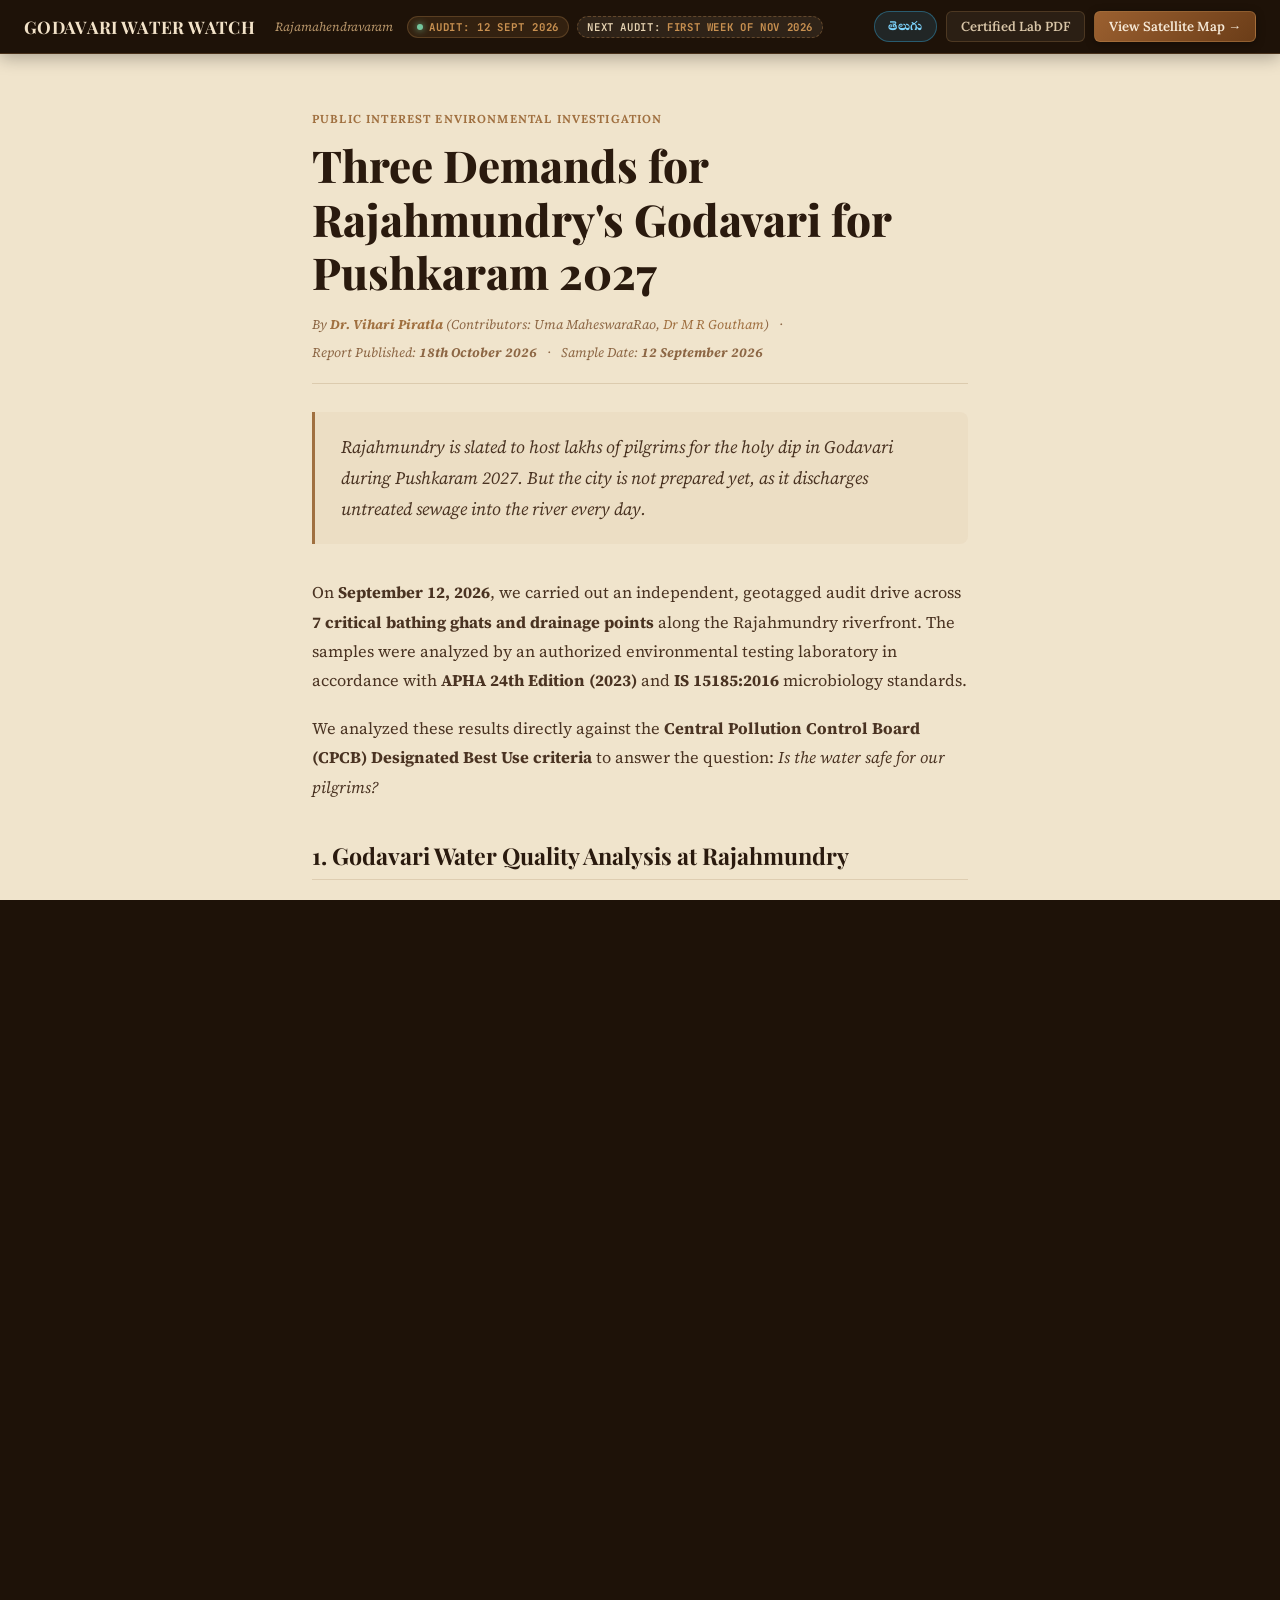
<file: index.html>
<!DOCTYPE html>
<html lang="en">

<head>
  <meta charset="UTF-8">
  <meta name="viewport" content="width=device-width, initial-scale=1.0">
  <title>Before the Holy Dip Becomes a Health Crisis: Three Urgent Demands for the Godavari and the Coming Pushkaram
  </title>
  <meta name="description"
    content="An urgent citizen investigation and advocacy manifesto on Godavari water quality in Rajahmundry ahead of the great Pushkaram. Three critical demands for the government.">
  <link rel="stylesheet" href="styles.css">
  <style>
    /* Blog-specific overrides atop River Manuscript base */
    .article-header {
      margin-bottom: 24px;
    }

    .article-category {
      font-size: 0.72rem;
      font-weight: 700;
      font-family: var(--font-heading);
      color: var(--brass-accent);
      text-transform: uppercase;
      letter-spacing: 0.1em;
      margin-bottom: 12px;
      display: inline-block;
    }

    .editorial-quote {
      border-left: 3px solid var(--brass-accent);
      padding: 16px 22px;
      background: rgba(160, 112, 64, 0.07);
      border-radius: 0 8px 8px 0;
      font-size: 1.1rem;
      font-style: italic;
      color: var(--ink-title);
      margin: 32px 0;
      line-height: 1.7;
    }

    .hazard-highlight {
      background: var(--hazard-bg);
      border-left: 3px solid var(--hazard-red);
      padding: 16px 20px;
      border-radius: 0 8px 8px 0;
      margin: 24px 0;
      font-size: 0.98rem;
      color: var(--hazard-red);
      line-height: 1.65;
    }

    .table-wrap {
      overflow-x: auto;
      margin: 24px 0;
      border: 1px solid var(--parchment-border);
      border-radius: 8px;
    }

    /* Constrained reading width */
    .blog-article {
      max-width: 720px;
      margin: 0 auto;
      padding: 52px 32px 88px;
    }

    /* Concern Cards & Clean Layout */
    .concern-card {
      background: #fff9f2;
      border: 1px solid rgba(140, 100, 55, 0.22);
      border-radius: 10px;
      padding: 20px 22px;
      margin: 22px 0;
      box-shadow: 0 2px 8px rgba(60, 35, 15, 0.05);
    }

    .concern-card h3 {
      margin-top: 0;
      margin-bottom: 12px;
      font-size: 1.15rem;
      display: flex;
      align-items: center;
      justify-content: space-between;
      flex-wrap: wrap;
      gap: 8px;
    }

    .concern-badge {
      font-family: var(--font-heading);
      font-size: 0.68rem;
      font-weight: 700;
      letter-spacing: 0.06em;
      text-transform: uppercase;
      padding: 3px 8px;
      border-radius: 4px;
    }

    .badge-warn {
      background: var(--warn-bg);
      border: 1px solid var(--warn-bd);
      color: var(--warn-sienna);
    }

    .badge-hazard {
      background: var(--hazard-bg);
      border: 1px solid var(--hazard-bd);
      color: var(--hazard-red);
    }

    .photo-evidence-link {
      display: inline-flex;
      align-items: center;
      gap: 5px;
      font-size: 0.85rem;
      font-family: var(--font-heading);
      font-weight: 600;
      color: var(--brass-accent);
      text-decoration: underline;
      text-underline-offset: 3px;
    }

    .photo-evidence-link:hover {
      color: var(--ink-title);
    }

    .stp-stat-grid {
      display: grid;
      grid-template-columns: repeat(auto-fit, minmax(130px, 1fr));
      gap: 10px;
      margin: 14px 0 16px;
    }

    .stp-stat-box {
      background: rgba(160, 112, 64, 0.06);
      border: 1px solid rgba(140, 100, 55, 0.18);
      border-radius: 6px;
      padding: 10px;
      text-align: center;
    }

    .stp-stat-val {
      font-family: var(--font-mono);
      font-size: 1.1rem;
      font-weight: 700;
      color: var(--ink-title);
    }

    .stp-stat-lbl {
      font-family: var(--font-heading);
      font-size: 0.65rem;
      text-transform: uppercase;
      letter-spacing: 0.05em;
      color: var(--ink-muted);
      margin-top: 2px;
    }

    .concern-questions {
      margin: 14px 0 0 18px;
      padding-left: 0;
    }

    .concern-questions li {
      margin-bottom: 8px;
    }

    @media (max-width: 600px) {
      .blog-article {
        padding: 32px 18px 64px;
      }

      .article-title {
        font-size: 1.6rem !important;
      }

      .data-table {
        font-size: 0.78rem;
      }
    }

    .top-bar {
      position: sticky;
      top: 0px;
    }
  </style>
</head>

<body class="blog-page">

  <!-- Top Header with Audit Badges & Navigation -->
  <header class="top-bar">
    <div class="brand-section">
      <div class="brand-title" data-i18n="brand.title">GODAVARI WATER WATCH</div>
      <span class="brand-tag" data-i18n="brand.tag">Rajamahendravaram</span>
      <div class="audit-badge-group">
        <div class="live-indicator">
          <span class="live-dot"></span>
          <span data-i18n="audit.label">Audit: 12 Sept 2026</span>
        </div>
        <div class="next-audit-indicator">
          <span><span data-i18n="audit.next">Next Audit:</span> <strong data-i18n="audit.nextDate">First week of Nov
              2026</strong></span>
        </div>
      </div>
    </div>

    <div class="nav-actions">
      <button onclick="toggleLang()" class="btn-nav btn-lang-toggle" id="lang-toggle-btn"
        data-i18n="lang.toggle">తెలుగు</button>
      <a href="Results.pdf" target="_blank" class="btn-nav btn-nav-outline" data-i18n="nav.pdf">
        Certified Lab PDF
      </a>
      <a href="satellite.html" class="btn-nav btn-nav-primary" data-i18n="nav.map">
        View Satellite Map &rarr;
      </a>
    </div>
  </header>

  <main>
    <!-- ═══════════════════ ENGLISH ARTICLE ═══════════════════ -->
    <article class="blog-article" data-lang="en">
      <div class="article-header">
        <span class="article-category">Public Interest Environmental Investigation</span>
        <h1 class="article-title">Three Demands for Rajahmundry's Godavari for Pushkaram 2027</h1>
        <div class="article-meta">
          <span>By <strong><a href="https://vihari.github.io/">Dr. Vihari Piratla</a></strong>
            (Contributors:
            Uma MaheswaraRao,
            <a href="https://gcrjy.ac.in/facultyprofile.php?facultyid=153&amp;departmentid=42">Dr M R Goutham</a>)</span>
          <span>·</span>
          <span>Report Published: <strong>18th October 2026</strong></span>
          <span>·</span>
          <span>Sample Date: <strong>12 September 2026</strong></span>
          <!--<span>Certified Report: <strong>SV/VP/26-09/01–07</strong></span>-->
        </div>
      </div>

      <div class="article-lead">
        Rajahmundry is slated to host lakhs of pilgrims for the holy dip in Godavari during Pushkaram
        2027.
        But the city is not prepared yet, as it discharges untreated sewage into the river every day.
      </div>

      <div class="article-content">
        <p>
          On <strong>September 12, 2026</strong>, we carried out an independent, geotagged audit drive across
          <strong>7 critical bathing ghats and drainage points</strong> along the Rajahmundry
          riverfront. The samples were analyzed by an authorized environmental testing laboratory in accordance with
          <strong>APHA 24th Edition (2023)</strong> and <strong>IS 15185:2016</strong> microbiology standards.
        </p>

        <p>
          We analyzed these results directly against the <strong>Central Pollution Control Board (CPCB) Designated Best
            Use criteria</strong> to answer the question: <em>Is the water safe for our pilgrims?</em>
        </p>

        <h2>1. Godavari Water Quality Analysis at Rajahmundry</h2>
        <p>
          We mapped the river from north to south, starting at the upstream baseline of Kateru (as a control) and
          following the
          current down past the paper mill, the municipal Nalla drain, into the popular bathing ghats of Kotilingala,
          Pushkara, Gowthami, and Saraswathi ghats.
        </p>

        <p>
          The <a href="https://cpcb.nic.in/water-quality-criteria/" target="_blank" rel="noopener noreferrer">Central
            Pollution Control Board (CPCB) Designated Best Use Criteria</a> establishes clear, legally enforceable
          benchmarks for river waters:
        </p>
        <ul>
          <li><strong>Category A (We can bathe and occasionally sip--achamanam):</strong> Requires Dissolved Oxygen (DO)
            &ge; 6.0 mg/L, Total Coliform &le; 50 MPN/100mL, and pH 6.5-8.5. <em>Kateru Ghat comfortably qualified for
              Category A.</em></li>
          <li><strong>Category B (Organized outdoor bathing):</strong> Requires DO &ge; 5.0 mg/L, Total Coliform &le;
            500 MPN/100mL, and pH 6.5-8.5. <em>Kotilingala, Shivalayam, Pushkara, and Gowthami Ghats qualified for
              Category B on September 12.</em></li>
        </ul>

        <div class="table-wrap">
          <table class="data-table">
            <thead>
              <tr>
                <th>Ghat / Point</th>
                <th>pH</th>
                <th>DO (mg/L)</th>
                <th>Total Coliform</th>
                <th>CPCB Verdict &amp; Category</th>
              </tr>
            </thead>
            <tbody>
              <tr>
                <td><strong>1. Kateru Bathing Ghat</strong></td>
                <td>7.77</td>
                <td>6.3</td>
                <td>3.0 CFU</td>
                <td><strong style="color:var(--safe-green);">Category A &amp; B (Safe)</strong></td>
              </tr>
              <tr>
                <td><strong>2. Behind Paper Mill</strong></td>
                <td>7.91</td>
                <td>5.9</td>
                <td>5.0 CFU</td>
                <td><strong style="color:var(--godavari-copper);">Category B (Safe for Bathing)</strong> — Unfit for
                  sipping because
                  DO is below the needed 6.0 mg/L.</td>
              </tr>
              <tr>
                <td><strong>3. Shivalayam / Kotilingala</strong></td>
                <td>7.40</td>
                <td>6.0</td>
                <td>29.0 CFU</td>
                <td><strong style="color:var(--godavari-copper);">Category B (Safe for Bathing)</strong> — Unfit for
                  drinking due to significant spike in Coliform units.</td>
              </tr>
              <tr>
                <td><strong>4. Near Nalla Drainage Pump</strong></td>
                <td>7.60</td>
                <td>6.1</td>
                <td>7.0 CFU</td>
                <td><strong style="color:var(--hazard-red);">UNSAFE / HAZARD</strong> — Potential raw sewage outfall</td>
              </tr>
              <tr>
                <td><strong>5. Pushkara Ghat</strong></td>
                <td>7.55</td>
                <td>6.3</td>
                <td>10.0 CFU</td>
                <td><strong style="color:var(--godavari-copper);">Category B (Safe for Bathing)</strong>. Unsafe for
                  drinking because it is merely 700m from potential sewage and industrial effluent outfalls.</td>
              </tr>
              <tr>
                <td><strong>6. Gowthami Ghat</strong></td>
                <td>7.08</td>
                <td>5.9</td>
                <td>&lt; 1.0 CFU</td>
                <td><strong style="color:var(--godavari-copper);">Category B (Safe for Bathing)</strong> — Misses Cat A
                  DO (6.0), not safe for sipping/drinking.
                </td>
              </tr>
              <tr>
                <td><strong>7. Saraswathi Ghat</strong></td>
                <td>8.03</td>
                <td>&mdash;</td>
                <td>&mdash;</td>
                <td><strong style="color:var(--godavari-copper);">Category B Compliant</strong> — Unsafe for drinking
                  due to accumulated garbage</td>
              </tr>
            </tbody>
          </table>
        </div>

        <!--<div class="hazard-highlight">
          <strong>Why We Classified Point 4 (Near Nalla Drainage Pump) as UNSAFE:</strong><br>
          A superficial reading of the lab report shows DO 6.1 and Coliform 7 at Point 4. But this is the municipal
          pumping station for the city's largest open sewer canal, which carries raw, untreated blackwater directly into
          the Godavari just 700 meters upstream of Pushkara Ghat. On September 12, torrential monsoon floodwaters
          carrying hundreds of thousands of cusecs diluted the discharge thousands of times over. Calling an active
          municipal sewer outfall "safe" would be scientifically dishonest and a hazard to public health.
        </div>-->

        <h2>2. Causes for Concern</h2>
        <p>
          While current monsoon floodwaters provide substantial natural flow, several serious issues are already
          evident. Our second audit in November is likely to make these issues even clearer.
        </p>

        <!-- Concern 1: Kotilingala -->
        <div class="concern-card">
          <h3>
            <span>Kotilingalu and Pushkara Ghat</span>
            <span class="concern-badge badge-hazard">Severe Ingress Risk</span>
          </h3>
          <p>
            Kotilingalu and Pushkara ghats are the two most crowded ritual bathing spots in Rajahmundry, yet they
            receive ingress from two
            major pollution outfalls upstream:
          </p>
          <ul>
            <li>
              <strong>Industrial discharge canal:</strong> An open canal carrying untreated, frothing wastewater
              discharges into the Godavari only a few hundred meters upstream of the ghat. During an official inspection
              along Kotilingala and Pushkar ghats, <a
                href="https://www.thehindu.com/news/national/andhra-pradesh/pawan-kalyan-orders-action-plan-to-stop-sewage-effluents-entering-godavari-pushkar-ghat-at-rajamahendravaram/article71019846.ece"
                target="_blank" rel="noopener noreferrer">the Deputy CM and APPCB flagged untreated effluents from
                Andhra Paper Limited</a> into the river. View picture of drain merging into Godavari from behind
              papermill: <a href="images/papermill_drain1.jpg" target="_blank" class="photo-evidence-link">&#128247;
                Drain</a>, <a href="images/papermill_drain2.jpg" target="_blank" class="photo-evidence-link">&#128247;
                Froth in Drain</a>.
            </li>
            <li>
              <strong>Municipal sewage pump:</strong> There is no proof that the municipal Nalla drainage pump station is
              not discharging city sewage directly into the river.
              <a href="images/nalla_drainage_pump.jpg" target="_blank" class="photo-evidence-link">&#128247; View site
                photo</a> ·
              View video clips of sewage outfall &amp; garbage pileup:
              <a href="videos/nalla_pump.mp4" target="_blank" class="photo-evidence-link">&#9658; Pump outfall
                video</a>,
              <a href="videos/solid_waste_kotilingala.mp4" target="_blank" class="photo-evidence-link">&#9658; Solid
                waste pileup video</a>.
            </li>
          </ul>
          <p style="margin-bottom:0;">
            These combined discharges explain the <strong>sharp 10-fold coliform spike (29.0 CFU/100mL)</strong>
            detected at Kotilingala. Once monsoon flood dilution recedes, bacterial counts may rapidly multiply at these
            bathing steps.
          </p>
        </div>

        <!-- Concern 2: Gowthami -->
        <div class="concern-card">
          <h3>
            <span>Gowthami Ghat</span>
            <span class="concern-badge badge-warn">Unfit for Achamanam</span>
          </h3>
          <p>
            Gowthami Ghat is central to daily religious worship and ancestral rituals where pilgrims routinely perform
            <em>achamanam</em> (ritual sipping of holy water).
          </p>
          <p style="margin-bottom:0;">
            Our certified lab tests show Dissolved Oxygen at <strong>5.9 mg/L</strong> — failing the CPCB Category A
            threshold (&ge; 6.0 mg/L). While permissible for general bathing (Category B), year-round pilgrims and
            visitors must be clearly cautioned that <strong>this water is not safe for sipping or drinking</strong>.
          </p>
        </div>

        <!-- Concern 3: Sewage Treatment Deficit -->
        <div class="concern-card">
          <h3>
            <span>Sewage Treatment Plants (STP) Deficit</span>
            <span class="concern-badge badge-warn">Infrastructure Deficit</span>
          </h3>
          <p>
            The sewage balance sheet for Rajahmundry shows an alarming structural deficit:
          </p>

          <div class="stp-stat-grid">
            <div class="stp-stat-box">
              <div class="stp-stat-val">60-75 MLD</div>
              <div class="stp-stat-lbl">Daily Sewage Generated</div>
            </div>
            <div class="stp-stat-box">
              <div class="stp-stat-val">30 MLD</div>
              <div class="stp-stat-lbl">Current Treatment Capacity</div>
            </div>
            <div class="stp-stat-box">
              <div class="stp-stat-val">30-45 MLD</div>
              <div class="stp-stat-lbl">Untreated Daily Discharge</div>
            </div>
            <div class="stp-stat-box">
              <div class="stp-stat-val">150+ MLD</div>
              <div class="stp-stat-lbl">Pushkaram Peak Surge</div>
            </div>
          </div>
          *MLD is Million Litres per Day.

          <p>
            Official admissions confirm this critical gap: <a
              href="https://www.thehindu.com/news/national/andhra-pradesh/pawan-kalyan-orders-action-plan-to-stop-sewage-effluents-entering-godavari-pushkar-ghat-at-rajamahendravaram/article71019846.ece"
              target="_blank" rel="noopener noreferrer">RMC authorities conceded in <em>The Hindu</em></a> that only
            ~15% of the city’s sewage currently receives treatment, while the existing 30 MLD plant has deteriorated.
          </p>
          <p>
            Under the Centre's Namami Godavari / AMRUT 2.0 scheme, a <a
              href="https://www.newindianexpress.com/states/andhra-pradesh/2026/Aug/10/rs-83-crore-stp-project-under-centres-namami-godavari-nearing-completion"
              target="_blank" rel="noopener noreferrer">₹83-crore 50 MLD STP at Hukumpeta</a> has been under
            construction. However, even if commissioned to its full 50 MLD capacity, municipal data shows Rajahmundry
            already produces 60–75 MLD (and projected to hit 110 MLD by 2030)—leaving an unavoidable daily deficit of
            <strong>10–25 MLD of untreated blackwater spilling into the river</strong> under normal conditions.
          </p>

          <p style="font-weight:600; margin-bottom:6px;">Key questions the administration must answer publicly:</p>
          <ul class="concern-questions" style="margin-bottom:0;">
            <li>What is the current, verifiable daily operating capacity across all existing STPs?</li>
            <li>Why are long-term STP capacities not proactively sized for 150+ MLD to cover natural city growth?</li>
            <li>What specific emergency containment plan will prevent river contamination when 50+ lakh pilgrims
              generate over 150 MLD during Pushkaram 2027?</li>
          </ul>
        </div>

        <h2>3. Our Three Demands to the Government</h2>
        <p>
          To safeguard both the sanctity of the river and the health of millions of pilgrims, we place three clear
          demands before the Municipal Commissioner of Rajahmundry, the District Collector, and the Government of Andhra
          Pradesh:
        </p>

        <!-- Demand 1 Box -->
        <div class="demand-box-editorial">
          <span class="demand-pill-label">DEMAND 01 · PUBLIC RIGHT TO KNOW</span>
          <h3 style="margin-top:4px;">Deploy Live Water Quality Screens Outside Every Bathing Ghat &amp; Launch a Public
            Web Dashboard</h3>
          <p>
            Install digital display boards at the entrance of all <strong>bathing ghats</strong> across Rajahmundry
            clearly displaying:
            Current CPCB Category: <strong>"CATEGORY A: Safe for drinking w/ disinfection"</strong>,
            <strong>"CATEGORY B: Safe for organized bathing"</strong>, or <strong>"CATEGORY C/D/E: Unsafe for human
              contact"</strong>.

          </p>

          <p>Release a portal for water quality index monitoring such as the one we have setup. This portal will display
            the real-time water quality of the bathing ghats and will be updated every hour.</p>
        </div>

        <!-- Demand 2 Box -->
        <div class="demand-box-editorial hazard-top">
          <span class="demand-pill-label" style="color:var(--crimson-hazard);">DEMAND 02 · STP &amp; DIVERSION
            ACCOUNTABILITY</span>
          <h3 style="margin-top:4px;">Publish an Official White Paper on the ₹83 Cr STP &amp; the Stalled ₹76 Cr Sewage
            Diversion Project</h3>
          <p>
            Public funding has been repeatedly committed on paper: <a
              href="https://www.newindianexpress.com/states/andhra-pradesh/2026/Aug/10/rs-83-crore-stp-project-under-centres-namami-godavari-nearing-completion"
              target="_blank" rel="noopener noreferrer">₹83 crore for the 50 MLD STP under Namami Godavari</a>, and a
            DPR prepared for a <a
              href="https://www.newindianexpress.com/states/andhra-pradesh/2026/Aug/28/rs-76-crore-godavari-sewage-diversion-plan-in-limbo"
              target="_blank" rel="noopener noreferrer">₹76-crore pipeline project to divert sewage downstream of
              Dowleswaram Barrage</a>. Yet, as media reports confirm, financial approvals remain in limbo while
            temporary diesel/electric pumping continues costing ₹70+ lakh annually.
          </p>
          <p style="font-weight:600; margin-bottom:6px;">The administration must issue a public White Paper answering:
          </p>
          <ul style="margin-bottom:0;">
            <li><strong>Hard Commissioning Date:</strong> Officials promised trial runs by September 2026 (<a
                href="https://www.newindianexpress.com/states/andhra-pradesh/2026/Aug/10/rs-83-crore-stp-project-under-centres-namami-godavari-nearing-completion"
                target="_blank" rel="noopener noreferrer">TNIE Report</a>)—what is the verified timeline for the 50 MLD
              Hukumpeta plant to reach full operational capacity?</li>
            <li><strong>Pipeline Diversion Status:</strong> What is the funding sanction timeline for the <a
                href="https://www.newindianexpress.com/states/andhra-pradesh/2026/Aug/28/rs-76-crore-godavari-sewage-diversion-plan-in-limbo"
                target="_blank" rel="noopener noreferrer">₹76 Cr diversion pipeline</a> designed by the Task Force to
              bypass bathing revus?</li>
            <li><strong>Interception of Outfalls:</strong> Exactly when will untreated blackwater from the Nalla Channel
              and industrial effluents (<a
                href="https://www.thehindu.com/news/national/andhra-pradesh/pawan-kalyan-orders-action-plan-to-stop-sewage-effluents-entering-godavari-pushkar-ghat-at-rajamahendravaram/article71019846.ece"
                target="_blank" rel="noopener noreferrer">The Hindu</a>) be intercepted?</li>
            <li><strong>Independent Verification:</strong> Will third-party audit reports from APPCB or NEERI verifying
              effluent standards be released publicly before trial runs?</li>
          </ul>
        </div>

        <!-- Demand 3 Box -->
        <div class="demand-box-editorial">
          <span class="demand-pill-label">DEMAND 03 · EPIDEMIC PREVENTIVE STRATEGY</span>
          <h3 style="margin-top:4px;">Formulate and Publish a Pushkaram Peak Wastewater &amp; Epidemic Prevention Plan
          </h3>
          <p>
            During Pushkaram 2027, over 50 lakh visiting pilgrims will likely cause city wastewater to surge beyond
            <strong>150 MLD</strong>. Following inspections by Deputy CM Pawan Kalyan and elected representatives, <a
              href="https://www.deccanchronicle.com/southern-states/andhra-pradesh/mlas-seek-dedicated-channel-to-flow-effluents-into-river-1960937"
              target="_blank" rel="noopener noreferrer">local MLAs have called for dedicated diversion channels and
              regional STPs (Deccan Chronicle)</a> to prevent massive contamination. Without proactive intervention,
            bathing ghats risk catastrophic waterborne pathogen outbreaks.
          </p>
          <p style="font-weight:600; margin-bottom:6px;">The government must present a containment plan to maintain
            water quality during Pushkaram.
          </p>
          <!--<ul style="margin-bottom:0;">
            <li>Deploy containerized temporary modular STPs (MBR/MBBR) at pilgrim transit hubs, satellite camps, and
              Annadanam centers.</li>
            <li>Fast-track the dedicated effluent diversion channel downstream of the Sir Arthur Cotton Barrage to
              safeguard all urban bathing revus.</li>
            <li>Coordinate continuous environmental freshwater flushing flows from Polavaram and Dowleswaram reservoirs
              throughout the festival.</li>
            <li>Enforce strict 1,000-meter zero-discharge protection zones upstream of all designated pilgrim bathing
              ghats.</li>
          </ul>-->
        </div>

        <h2>4. What You Can Do as a Citizen</h2>
        <p>
          Administrative change only happens when citizens speak with one voice. We invite every citizen, resident
          welfare association, temple committee, and student group in Rajamahendravaram to join our call.
        </p>

        <div class="cta-action-card">
          <h4>Immediate Actions:</h4>
          <ol>
            <li><strong>Inspect the Satellite Map:</strong> Open our <a href="satellite.html"
                style="font-weight:700; color:var(--godavari-copper);">interactive satellite explorer</a> to view the
              exact geotagged photos and certified lab numbers for your ghat.</li>
            <!-- <li><strong>Send the Official Representation:</strong> Click below to send a pre-formatted email directly to -->
            <!-- the Municipal Commissioner and District Collector.</li> -->
            <li><strong>Share on WhatsApp:</strong> Forward this audit to family and community groups across Godavari
              districts.</li>
          </ol>
          <div style="display:flex; gap:12px; margin-top:22px; flex-wrap:wrap;">
            <!-- <a href="mailto:commissioner_rmc@yahoo.com?subject=Urgent%20Representation%20on%20Godavari%20Water%20Quality%20and%20Pushkaram%20Safety&body=Respected%20Commissioner,%0A%0AWe%20urge%20you%20to%20immediately%20act%20on%20the%20three%20demands%20of%20the%20Godavari%20Water%20Quality%20Citizen%20Audit:%0A1.%20Deploy%20real-time%20water%20quality%20index%20screens%20outside%20every%20bathing%20ghat.%0A2.%20Publish%20a%20status%20white%20paper%20on%20the%2050%20MLD%20Hukumpeta%20STP.%0A3.%20Release%20a%20comprehensive%20Pushkaram%20wastewater%20epidemic%20prevention%20plan.%0A%0AFull%20Data:%20Godavari%20Water%20Watch%20Portal"
              class="btn-nav btn-nav-primary">
              Send Email to Municipal Commissioner &rarr;
            </a> -->
            <a href="satellite.html" class="btn-nav btn-nav-primary">
              Explore Satellite Portal &rarr;
            </a>
            <a href="Results.pdf" target="_blank" class="btn-nav btn-nav-primary">
              Download Certified Lab Report (PDF)
            </a>
          </div>
        </div>
      </div>
    </article>

    <!-- ═══════════════════ TELUGU ARTICLE ═══════════════════ -->
    <article class="blog-article" data-lang="te" style="display:none">
      <div class="article-header">
        <span class="article-category">పౌర హిత పర్యావరణ విచారణ</span>
        <h1 class="article-title">పుష్కరం 2027కు ముందు రాజమహేంద్రవరం గోదావరి కోసం మూడు డిమాండ్లు</h1>
        <div class="article-meta">
          <span>By <strong><a href="https://vihari.github.io/">డా. విహారి పిరాట్ల</a></strong>
            (సహకారులు:
            ఉమా మహేశ్వరరావు,
            <a href="https://gcrjy.ac.in/facultyprofile.php?facultyid=153&amp;departmentid=42">డా. ఎం. ఆర్. గౌతమ్</a>)</span>
          <span>·</span>
          <span>నివేదిక ప్రచురణ: <strong>18 అక్టోబర్ 2026</strong></span>
          <span>·</span>
          <span>నమూనా తేదీ: <strong>12 సెప్టెంబర్ 2026</strong></span>
        </div>
      </div>

      <div class="article-lead">
        రాజమహేంద్రవరం పుష్కరం 2027 సందర్భంగా పవిత్ర గోదావరిలో స్నానం కోసం లక్షలాది యాత్రికులను ఆతిధ్యమివ్వనుంది. కానీ
        నగరం ప్రతిరోజూ శుద్ధి చేయని మురుగు నీటిని నదిలోకి విడుదల చేస్తున్నది.
      </div>

      <div class="article-content">
        <p>
          <strong>12 సెప్టెంబర్ 2026</strong>న, మేము రాజమహేంద్రవరం నదీతీరంలో
          <strong>7 ముఖ్యమైన స్నాన ఘాట్లు మరియు డ్రైనేజీ పాయింట్లు</strong> వద్ద స్వతంత్రంగా,
          జియోట్యాగ్ చేయబడిన శాస్త్రీయ నీటి నమూనా తీశాము. ఈ నమూనాలను ఒక అధీకృత పర్యావరణ పరీక్షా
          ప్రయోగశాలలో <strong>APHA 24వ సంచిక (2023)</strong> మరియు
          <strong>IS 15185:2016</strong> మైక్రోబయాలజీ ప్రమాణాల ప్రకారం పరీక్షించాము.
        </p>

        <p>
          ఈ ఫలితాలను మేము నేరుగా
          <strong>కేంద్ర కాలుష్య నియంత్రణ మండలి (CPCB) నిర్దేశించిన ఉత్తమ వినియోగ ప్రమాణాల</strong>తో
          పోల్చి ఈ ప్రశ్నకు సమాధానం వెతికాము: <em>యాత్రికులకు నీరు సురక్షితమేనా?</em>
        </p>

        <h2>1. రాజమహేంద్రవరం వద్ద గోదావరి నీటి నాణ్యత విశ్లేషణ</h2>
        <p>
          మేము నదిని ఉత్తరము నుండి దక్షిణానికి మ్యాప్ చేశాము — కాతేరు నుండి ప్రారంభించి,
          పేపర్ మిల్లు, పురపాలక నల్లా కాలువ, కోటిలింగాల, పుష్కర, గౌతమి మరియు సరస్వతి ఘాట్ల వరకు.
        </p>

        <p>
          <a href="https://cpcb.nic.in/water-quality-criteria/" target="_blank" rel="noopener noreferrer">CPCB
            నిర్దేశించిన ఉత్తమ వినియోగ ప్రమాణాలు</a> స్పష్టమైన, చట్టపరంగా అమలు చేయదగిన ప్రమాణాలను నిర్ధారిస్తాయి:
        </p>
        <ul>
          <li><strong>వర్గం A (స్నానం మరియు ఆచమనం):</strong> కరిగిన ఆక్సిజన్ (DO) ≥ 6.0 mg/L, మొత్తం కొలిఫాం ≤ 50
            MPN/100mL, pH 6.5–8.5. <em>కాతేరు ఘాట్ ఈ వర్గంలో అర్హత సాధించింది.</em></li>
          <li><strong>వర్గం B (నిర్వహించిన బహిరంగ స్నానం):</strong> DO ≥ 5.0 mg/L, మొత్తం కొలిఫాం ≤ 500 MPN/100mL, pH
            6.5–8.5. <em>కోటిలింగాల, శివాలయం, పుష్కర మరియు గౌతమి ఘాట్లు 12 సెప్టెంబర్న వర్గం B అర్హత పొందాయి.</em></li>
        </ul>

        <div class="table-wrap">
          <table class="data-table">
            <thead>
              <tr>
                <th>ఘాట్ / పాయింట్</th>
                <th>pH</th>
                <th>DO (mg/L)</th>
                <th>మొత్తం కొలిఫాం</th>
                <th>CPCB నిర్ణయం & వర్గం</th>
              </tr>
            </thead>
            <tbody>
              <tr>
                <td><strong>1. కాతేరు స్నాన ఘాట్</strong></td>
                <td>7.77</td>
                <td>6.3</td>
                <td>3.0 CFU</td>
                <td><strong style="color:var(--safe-green);">వర్గం A &amp; B (సురక్షితం)</strong></td>
              </tr>
              <tr>
                <td><strong>2. పేపర్ మిల్లు వెనుక</strong></td>
                <td>7.91</td>
                <td>5.9</td>
                <td>5.0 CFU</td>
                <td><strong style="color:var(--godavari-copper);">వర్గం B (స్నానానికి సురక్షితం)</strong> — DO 6.0 mg/L
                  కంటే తక్కువ కావడంతో త్రాగడానికి అనర్హం.</td>
              </tr>
              <tr>
                <td><strong>3. శివాలయం / కోటిలింగాల</strong></td>
                <td>7.40</td>
                <td>6.0</td>
                <td>29.0 CFU</td>
                <td><strong style="color:var(--godavari-copper);">వర్గం B (స్నానానికి సురక్షితం)</strong> — కొలిఫాం
                  పెరగడం వల్ల త్రాగడానికి అనర్హం.</td>
              </tr>
              <tr>
                <td><strong>4. నల్లా మురుగు కాలువ పంపు వద్ద</strong></td>
                <td>7.60</td>
                <td>6.1</td>
                <td>7.0 CFU</td>
                <td><strong style="color:var(--hazard-red);">అసురక్షితం / ప్రమాదకరం</strong> — అధికంగా మురుగు పారుదల అవకాశం
                  ఉన్నది</td>
              </tr>
              <tr>
                <td><strong>5. పుష్కర ఘాట్</strong></td>
                <td>7.55</td>
                <td>6.3</td>
                <td>10.0 CFU</td>
                <td><strong style="color:var(--godavari-copper);">వర్గం B (స్నానానికి సురక్షితం)</strong>. మురుగు మరియు
                  పారిశ్రామిక పారుదలలు కేవలం 700మీ దూరంలో ఉన్నందున త్రాగడానికి అసురక్షితం.</td>
              </tr>
              <tr>
                <td><strong>6. గౌతమి ఘాట్</strong></td>
                <td>7.08</td>
                <td>5.9</td>
                <td>&lt; 1.0 CFU</td>
                <td><strong style="color:var(--godavari-copper);">వర్గం B (స్నానానికి సురక్షితం)</strong> — DO (6.0)
                  మించలేదు, తాగడానికి/ఆచమనానికి సురక్షితం కాదు.</td>
              </tr>
              <tr>
                <td><strong>7. సరస్వతి ఘాట్</strong></td>
                <td>8.03</td>
                <td>&mdash;</td>
                <td>&mdash;</td>
                <td><strong style="color:var(--godavari-copper);">వర్గం B అనుగుణం</strong> — పేరుకుపోయిన చెత్త కారణంగా
                  త్రాగడానికి సురక్షితం కాదు
                </td>
              </tr>
            </tbody>
          </table>
        </div>

        <h2>2. ఆందోళన కలిగించే అంశాలు</h2>
        <p>
          ప్రస్తుత వర్షాకాల వరద నీళ్ళు గణనీయమైన సహజ ప్రవాహం కలిగి ఉన్నప్పటికీ, గంభీరమైన కొన్ని సమస్యలు తెలుస్తున్నాయి.
          నవంబర్ లో చేసే రెండవ తనిఖీ ద్వారా సమస్యలు మరింత స్పష్టంగా తెలిసే అవకాశం ఉంది.
        </p>

        <!-- Concern 1 -->
        <div class="concern-card">
          <h3>
            <span>కోటిలింగాల మరియు పుష్కర ఘాట్</span>
            <span class="concern-badge badge-hazard">ప్రమాదకర కాలుష్యాల ప్రవేశం</span>
          </h3>
          <p>కోటిలింగాల మరియు పుష్కర ఘాట్లు రాజమహేంద్రవరంలో అత్యంత రద్దీగా ఉండే ఆచారపరమైన స్నాన స్థలాలు, అయినప్పటికీ అవి
            రెండు ప్రధాన కాలుష్య వనరుల నుండి ప్రవేశం పొందుతున్నాయి:</p>
          <ul>
            <li>
              <strong>పారిశ్రామిక పారుదల కాలువ:</strong> శుద్ధి చేయని, నురగ కారే వ్యర్థ జలాలను మోసే ఒక బహిరంగ కాలువ
              ఘాట్‌కు కొద్ది దూరంలో ఎగువన గోదావరిలోకి కలుస్తోంది.
              అధికారిక తనిఖీ సందర్భంగా, <a
                href="https://www.thehindu.com/news/national/andhra-pradesh/pawan-kalyan-orders-action-plan-to-stop-sewage-effluents-entering-godavari-pushkar-ghat-at-rajamahendravaram/article71019846.ece"
                target="_blank" rel="noopener noreferrer">డిప్యూటీ సీఎం మరియు APPCB ఆంధ్ర పేపర్ లిమిటెడ్ నుండి శుద్ధి
                చేయని వ్యర్థ జలాలు నదిలోకి కలుస్తున్నాయని ది హిందూలో పేర్కొన్నారు</a>. పేపర్ మిల్లు వెనుక నుండి కాలువ
              గోదావరిలో కలిసే చిత్రాలు చూడండి: <a href="images/papermill_drain1.jpg" target="_blank"
                class="photo-evidence-link">&#128247; కాలువ</a>, <a href="images/papermill_drain2.jpg" target="_blank"
                class="photo-evidence-link">&#128247; నురగ</a>.
            </li>
            <li>
              <strong>పురపాలక మురుగు పంపు:</strong> పురపాలక నల్లా మురుగు పంప్ స్టేషన్ నగర మురుగు నీటిని నేరుగా నదిలోకి
              విడుదల చేయట్లేదని రుజువు లేదు.
              <a href="images/nalla_drainage_pump.jpg" target="_blank" class="photo-evidence-link">&#128247; సైట్ ఫోటో
                చూడండి</a> ·
              మురుగు పారుదల & చెత్త పేరుకుపోవడం వీడియోలు:
              <a href="videos/nalla_pump.mp4" target="_blank" class="photo-evidence-link">&#9658; పంప్ పారుదల
                వీడియో</a>,
              <a href="videos/solid_waste_kotilingala.mp4" target="_blank" class="photo-evidence-link">&#9658; చెత్త
                పేరుకుపోవడం వీడియో</a>.
            </li>
          </ul>
          <p style="margin-bottom:0;">
            ఈ సమ్మిళిత పారుదలలు కోటిలింగాలలో గుర్తించిన <strong>10 రెట్లు కొలిఫాం పెరుగుదలను (29.0 CFU/100mL)</strong>
            వివరిస్తాయి. వరద పలుచన తగ్గిపోగానే, ఈ స్నాన మెట్ల వద్ద బాక్టీరియా వేగంగా పెరుగుతాయి.
          </p>
        </div>

        <!-- Concern 2 -->
        <div class="concern-card">
          <h3>
            <span>గౌతమి ఘాట్</span>
            <span class="concern-badge badge-warn">ఆచమనానికి అనుచితం</span>
          </h3>
          <p>
            గౌతమి ఘాట్ రోజువారీ మత ఆరాధన మరియు పితృ కర్మలకు కేంద్రంగా ఉంటుంది, ఇక్కడ యాత్రికులు
            <em>ఆచమనం</em> (పవిత్ర జలాన్ని తాగడం) నిత్యం నిర్వహిస్తారు.
          </p>
          <p style="margin-bottom:0;">
            మా ధృవీకృత ల్యాబ్ పరీక్షలు కరిగిన ఆక్సిజన్ <strong>5.9 mg/L</strong>గా చూపిస్తున్నాయి — CPCB వర్గం A ప్రమాణం
            (≥ 6.0 mg/L) కంటే తక్కువ. సాధారణ స్నానానికి అనుమతించబడినప్పటికీ (వర్గం B), <strong>ఈ నీరు తాగడానికి లేదా
              ఆచమనానికి సురక్షితం కాదు</strong> అని యాత్రికులను స్పష్టంగా హెచ్చరించాలి.
          </p>
        </div>

        <!-- Concern 3 -->
        <div class="concern-card">
          <h3>
            <span>మురుగు శుద్ధి కేంద్రాల (STP) లోటు</span>
            <span class="concern-badge badge-warn">మౌలిక సదుపాయాల లోటు</span>
          </h3>
          <p>రాజమహేంద్రవరానికి మురుగు బ్యాలెన్స్ షీట్ ఒక భయంకరమైన నిర్మాణాత్మక లోటును చూపిస్తోంది:</p>

          <div class="stp-stat-grid">
            <div class="stp-stat-box">
              <div class="stp-stat-val">60-75 MLD</div>
              <div class="stp-stat-lbl">రోజువారీ ఉత్పత్తి అయ్యే మురుగు</div>
            </div>
            <div class="stp-stat-box">
              <div class="stp-stat-val">30 MLD</div>
              <div class="stp-stat-lbl">ప్రస్తుత శుద్ధి సామర్థ్యం</div>
            </div>
            <div class="stp-stat-box">
              <div class="stp-stat-val">30-45 MLD</div>
              <div class="stp-stat-lbl">రోజువారీ శుద్ధి చేయని పారుదల</div>
            </div>
            <div class="stp-stat-box">
              <div class="stp-stat-val">150+ MLD</div>
              <div class="stp-stat-lbl">పుష్కరం గరిష్ఠ వాడకం</div>
            </div>
          </div>
          *MLD అంటే రోజుకు మిలియన్ లీటర్లు.

          <p>
            అధికారిక అంగీకారాలు ఈ కీలకమైన అంతరాన్ని నిర్ధారిస్తున్నాయి: <a
              href="https://www.thehindu.com/news/national/andhra-pradesh/pawan-kalyan-orders-action-plan-to-stop-sewage-effluents-entering-godavari-pushkar-ghat-at-rajamahendravaram/article71019846.ece"
              target="_blank" rel="noopener noreferrer">ది హిందూలో RMC అధికారులు</a> నగరంలోని కేవలం ~15% మురుగు మాత్రమే
            శుద్ధి చేయబడుతోందని అంగీకరించారు.
          </p>
          <p>
            నమామి గోదావరి / AMRUT 2.0 పథకం కింద, <a
              href="https://www.newindianexpress.com/states/andhra-pradesh/2026/Aug/10/rs-83-crore-stp-project-under-centres-namami-godavari-nearing-completion"
              target="_blank" rel="noopener noreferrer">హుకుంపేటలో ₹83 కోట్ల 50 MLD STP</a> నిర్మాణంలో ఉంది. అయితే,
            దీన్ని పూర్తి సామర్థ్యంతో అందుబాటులోకి తెచ్చినా, రాజమహేంద్రవరం ప్రస్తుతమే 60–75 MLD ఉత్పత్తి చేస్తోంది (2030
            నాటికి 110 MLD చేరుకుంటుందని అంచనా) — సాధారణ పరిస్థితుల్లో <strong>10–25 MLD శుద్ధి చేయని నల్లాజలం నదిలోకి
              చేరడం అనివార్యం</strong>.
          </p>

          <p style="font-weight:600; margin-bottom:6px;">పరిపాలన బహిరంగంగా సమాధానం ఇవ్వాల్సిన కీలక ప్రశ్నలు:</p>
          <ul class="concern-questions" style="margin-bottom:0;">
            <li>ఇప్పటికే ఉన్న STPల్లో ప్రస్తుత, ధృవీకరించదగిన రోజువారీ నిర్వహణ సామర్థ్యం ఎంత?</li>
            <li>దీర్ఘకాలిక STP సామర్థ్యాలను సహజ నగర వృద్ధికి అనుగుణంగా 150+ MLD కోసం ముందస్తుగా ఎందుకు పరిమాణం చేయలేదు?
            </li>
            <li>పుష్కరం 2027లో 50+ లక్షల యాత్రికులు 150 MLD పైగా ఉత్పత్తి చేసినప్పుడు నది కాలుష్యాన్ని నివారించడానికి
              నిర్దిష్ట అత్యవసర నియంత్రణ ప్రణాళిక ఏమిటి?</li>
          </ul>
        </div>

        <h2>3. ప్రభుత్వానికి మా మూడు డిమాండ్లు</h2>
        <p>
          నదీ పవిత్రతను మరియు లక్షలాది యాత్రికుల ఆరోగ్యాన్ని కాపాడటానికి, మేము రాజమహేంద్రవరం పురపాలక కమిషనర్,
          జిల్లా కలెక్టర్ మరియు ఆంధ్రప్రదేశ్ ప్రభుత్వం ముందు మూడు స్పష్టమైన డిమాండ్లు ఉంచుతున్నాము:
        </p>

        <!-- Demand 1 -->
        <div class="demand-box-editorial">
          <span class="demand-pill-label">డిమాండ్ 01 · బహిరంగ సమాచార హక్కు</span>
          <h3 style="margin-top:4px;">ప్రతి స్నాన ఘాట్ ముందు నీటి నాణ్యత స్క్రీన్లు ఏర్పాటు చేయండి &amp; బహిరంగ వెబ్
            డాష్‌బోర్డ్ ప్రారంభించండి</h3>
          <p>
            రాజమహేంద్రవరంలోని అన్ని <strong>స్నాన ఘాట్ల</strong> ప్రవేశద్వారం వద్ద డిజిటల్ డిస్ప్లే బోర్డులను
            ఏర్పాటు చేసి , స్పష్టంగా ప్రదర్శించాలి:
            ప్రస్తుత CPCB వర్గం: <strong>"వర్గం A: తాగడానికి సురక్షితం"</strong>,
            <strong>"వర్గం B: స్నానానికి సురక్షితం"</strong>, లేదా <strong>"సురక్షితం కాదు"</strong>.
          </p>
          <p>మేము ఏర్పాటు చేసిన పోర్టల్ వంటి నీటి నాణ్యత సూచీ పర్యవేక్షణ కోసం ఒక పోర్టల్ విడుదల చేయండి. ఈ పోర్టల్ స్నాన ఘాట్ల రియల్-టైమ్ నీటి నాణ్యతను ప్రదర్శిస్తుంది మరియు ప్రతి గంటకు అప్‌డేట్ చేయబడుతుంది.</p>
        </div>

        <!-- Demand 2 -->
        <div class="demand-box-editorial hazard-top">
          <span class="demand-pill-label" style="color:var(--crimson-hazard);">డిమాండ్ 02 · STP &amp; మళ్ళింపు
            జవాబుదారీతనం</span>
          <h3 style="margin-top:4px;">₹83 కోట్ల STP &amp; స్తంభించిన ₹76 కోట్ల మురుగు మళ్ళింపు ప్రాజెక్టుపై అధికారిక
            శ్వేతపత్రం ప్రచురించండి</h3>
          <p>
            బహిరంగ నిధులు పదే పదే కాగితంపై వాగ్దానం చేయబడ్డాయి: <a
              href="https://www.newindianexpress.com/states/andhra-pradesh/2026/Aug/10/rs-83-crore-stp-project-under-centres-namami-godavari-nearing-completion"
              target="_blank" rel="noopener noreferrer">నమామి గోదావరి కింద 50 MLD STP కోసం ₹83 కోట్లు</a>, మరియు <a
              href="https://www.newindianexpress.com/states/andhra-pradesh/2026/Aug/28/rs-76-crore-godavari-sewage-diversion-plan-in-limbo"
              target="_blank" rel="noopener noreferrer">మురుగు మళ్ళించే ₹76 కోట్ల పైప్‌లైన్
              ప్రాజెక్టు</a>. అయితే, మీడియా నివేదికలు నిర్ధారిస్తున్నట్లు, ఆర్థిక అనుమతులు అలాగే పెండింగ్‌లో ఉండగా
            తాత్కాలిక పంపింగ్ వార్షికంగా ₹70+ లక్షలు ఖర్చు చేస్తోంది.
          </p>
          <p style="font-weight:600; margin-bottom:6px;">పరిపాలన బహిరంగంగా సమాధానం ఇవ్వాల్సిన అంశాలు:</p>
          <ul style="margin-bottom:0;">
            <li><strong>ప్రారంభ తేదీ:</strong> అధికారులు సెప్టెంబర్ 2026 నాటికి ట్రయల్ రన్లు వాగ్దానం చేశారు (<a
                href="https://www.newindianexpress.com/states/andhra-pradesh/2026/Aug/10/rs-83-crore-stp-project-under-centres-namami-godavari-nearing-completion"
                target="_blank" rel="noopener noreferrer">TNIE నివేదిక</a>) — 50 MLD హుకుంపేట కేంద్రం పూర్తి కార్యాచరణ
              సామర్థ్యానికి చేరుకోవడానికి ధృవీకృత కాలవ్యవధి ఏమిటి?</li>
            <li><strong>పైప్‌లైన్ మళ్ళింపు స్థితి:</strong> స్నాన రేవులను దాటి వెళ్ళేలా టాస్క్ ఫోర్స్ రూపొందించిన <a
                href="https://www.newindianexpress.com/states/andhra-pradesh/2026/Aug/28/rs-76-crore-godavari-sewage-diversion-plan-in-limbo"
                target="_blank" rel="noopener noreferrer">₹76 కోట్ల మళ్ళింపు పైప్‌లైన్</a> ఆర్థిక ఆమోద కాలవ్యవధి ఏమిటి?
            </li>
            <li><strong>పారుదల నిరోధం:</strong> నల్లా కాలువ నుండి శుద్ధి చేయని నల్లాజలం మరియు పారిశ్రామిక వ్యర్థ జలాలు
              (<a
                href="https://www.thehindu.com/news/national/andhra-pradesh/pawan-kalyan-orders-action-plan-to-stop-sewage-effluents-entering-godavari-pushkar-ghat-at-rajamahendravaram/article71019846.ece"
                target="_blank" rel="noopener noreferrer">ది హిందూ</a>) నిరోధించబడేది ఎప్పుడు?</li>
            <li><strong>స్వతంత్ర ధృవీకరణ:</strong> ట్రయల్ రన్‌లకు ముందు APPCB లేదా NEERI నుండి వ్యర్థ జల ప్రమాణాలను
              ధృవీకరించే థర్డ్-పార్టీ ఆడిట్ నివేదికలు బహిరంగంగా విడుదల చేయబడతాయా?</li>
          </ul>
        </div>

        <!-- Demand 3 -->
        <div class="demand-box-editorial">
          <span class="demand-pill-label">డిమాండ్ 03 · అంటువ్యాధి నివారణ వ్యూహం</span>
          <h3 style="margin-top:4px;">పుష్కరం గరిష్ఠ వ్యర్థ జలాలు &amp; అంటువ్యాధి నివారణ ప్రణాళికను రూపొందించి
            ప్రచురించండి</h3>
          <p>
            పుష్కరం 2027లో, 50 లక్షలకు పైగా సందర్శించే యాత్రికులు నగర వ్యర్థ జలాలను
            <strong>150 MLD</strong>కు పైగా పెంచుతారు. డిప్యూటీ సీఎం పవన్ కళ్యాణ్ మరియు ఎన్నికైన ప్రతినిధుల
            పరిశీలనల తర్వాత, <a
              href="https://www.deccanchronicle.com/southern-states/andhra-pradesh/mlas-seek-dedicated-channel-to-flow-effluents-into-river-1960937"
              target="_blank" rel="noopener noreferrer">స్థానిక MLA లు అంచనా వేసిన మహా కాలుష్యాన్ని నివారించడానికి
              ప్రత్యేక మళ్ళింపు కాలువలు మరియు ప్రాంతీయ STPలను కోరారు (డక్కన్ క్రానికిల్)</a>. ముందస్తు జోక్యం లేకుండా,
            స్నాన ఘాట్లు విపత్కరమైన జలజన్య వ్యాధి వ్యాప్తి ముప్పును ఎదుర్కొంటాయి.
          </p>
          <p style="font-weight:600; margin-bottom:6px;">పుష్కరం సమయంలో నీటి నాణ్యతను నిర్వహించడానికి ప్రభుత్వం ఒక
            నియంత్రణ ప్రణాళికను సమర్పించాలి.</p>
        </div>

        <h2>4. పౌరుడిగా మీరు చేయగలిగేది</h2>
        <p>
          పరిపాలనా మార్పు కేవలం పౌరులు ఏకగ్రీవంగా మాట్లాడినప్పుడే జరుగుతుంది. రాజమహేంద్రవరంలోని
          ప్రతి పౌరుడిని, నివాసితుల సంక్షేమ సంఘాన్ని, ఆలయ కమిటీని మరియు విద్యార్థి సమూహాన్ని
          మా పిలుపులో చేరమని ఆహ్వానిస్తున్నాం.
        </p>

        <div class="cta-action-card">
          <h4>తక్షణ చర్యలు:</h4>
          <ol>
            <li><strong>ఉపగ్రహ మ్యాప్ తనిఖీ చేయండి:</strong> మీ ఘాట్ కోసం ఖచ్చితమైన జియోట్యాగ్ చేసిన ఫోటోలు మరియు
              ధృవీకృత ల్యాబ్ సంఖ్యలు చూడటానికి మా <a href="satellite.html"
                style="font-weight:700; color:var(--godavari-copper);">ఇంటరాక్టివ్ ఉపగ్రహ మ్యాప్</a> తెరవండి.</li>
            <li><strong>WhatsApp లో షేర్ చేయండి:</strong> గోదావరి జిల్లాలలోని కుటుంబం మరియు సమాజ సమూహాలకు ఈ ఆడిట్
              ఫార్వర్డ్ చేయండి.</li>
          </ol>
          <div style="display:flex; gap:12px; margin-top:22px; flex-wrap:wrap;">
            <a href="satellite.html" class="btn-nav btn-nav-primary">
              ఉపగ్రహ పోర్టల్ చూడండి &rarr;
            </a>
            <a href="Results.pdf" target="_blank" class="btn-nav btn-nav-primary">
              ధృవీకృత ల్యాబ్ నివేదిక (PDF) డౌన్‌లోడ్ చేయండి
            </a>
          </div>
        </div>
      </div>
    </article>
  </main>

  <footer class="blog-footer" data-i18n="blog.footer">
    Godavari Water Watch · Non-commercial public interest civic audit · Rajamahendravaram
  </footer>

  <script src="i18n.js"></script>
</body>

</html>
</file>
<file: styles.css>
/* ==========================================================================
   Godavari Water Watch — River Manuscript Design System
   Light parchment inspector · Walnut nav · Full-bleed satellite map
   ========================================================================== */

@import url('https://fonts.googleapis.com/css2?family=Playfair+Display:ital,wght@0,500;0,600;0,700;0,800;1,500;1,600&family=Lora:ital,wght@0,400;0,500;0,600;1,400;1,500&family=Source+Serif+4:ital,opsz,wght@0,8..60,300;0,8..60,400;0,8..60,500;1,8..60,300;1,8..60,400&family=Noto+Serif+Telugu:wght@400;500;600;700&family=JetBrains+Mono:wght@400;500;700&display=swap');

:root {
  /* Walnut Navigation */
  --walnut-deep:   #1e1208;
  --walnut-mid:    #2c1a0e;
  --walnut-border: rgba(180, 130, 75, 0.28);

  /* Parchment Panel */
  --parchment-bg:      #f7ead8;
  --parchment-card:    #f2e2c8;
  --parchment-card-2:  #eddcc0;
  --parchment-border:  rgba(140, 100, 55, 0.22);
  --parchment-shadow:  rgba(60, 35, 15, 0.18);

  /* Umber Typography */
  --ink-title:   #2a1a0e;
  --ink-body:    #4a3322;
  --ink-muted:   #8c6644;
  --ink-faint:   #b8966a;

  /* Accent Palette */
  --brass-accent:  #a07040;
  --brass-light:   #c89050;
  --safe-green:    #2d6a4f;
  --safe-green-bg: rgba(45, 106, 79,  0.12);
  --safe-green-bd: rgba(45, 106, 79,  0.40);
  --warn-sienna:   #9b4d1a;
  --warn-bg:       rgba(155, 77, 26,  0.10);
  --warn-bd:       rgba(155, 77, 26,  0.38);
  --hazard-red:    #8b1a1a;
  --hazard-bg:     rgba(139, 26, 26,  0.12);
  --hazard-bd:     rgba(139, 26, 26,  0.42);

  /* Godavari river color kept for Leaflet markers */
  --crimson-hazard: #8b1a1a;
  --godavari-copper: #a07040;
  --green-sacred:    #2d6a4f;
  --amber-warning:   #9b4d1a;

  --font-brand:   'Playfair Display', 'Noto Serif Telugu', Georgia, serif;
  --font-heading: 'Lora', 'Noto Serif Telugu', Georgia, serif;
  --font-body:    'Source Serif 4', 'Noto Serif Telugu', Georgia, serif;
  --font-mono:    'JetBrains Mono', 'Noto Serif Telugu', monospace;

  --header-height: 54px;
}

*, *::before, *::after { box-sizing: border-box; margin: 0; padding: 0; }

html, body {
  width: 100%; height: 100%;
  overflow: hidden;
  background: var(--walnut-deep);
  color: var(--ink-body);
  font-family: var(--font-body);
  font-size: 16px;
  -webkit-font-smoothing: antialiased;
}

a { color: var(--brass-accent); text-decoration: none; transition: color 0.15s; }
a:hover { color: var(--ink-title); }

/* ── Navigation ──────────────────────────────────────────────────────────── */
.top-bar {
  height: var(--header-height);
  background: var(--walnut-deep);
  border-bottom: 1px solid var(--walnut-border);
  display: flex; align-items: center; justify-content: space-between;
  padding: 0 24px;
  position: relative; z-index: 2000;
}

.brand-section { display: flex; align-items: center; gap: 14px; }

.brand-title {
  font-family: var(--font-brand);
  font-size: 1.08rem; font-weight: 700;
  letter-spacing: 0.02em;
  color: #f2e2c8;
}

.brand-tag {
  font-size: 0.78rem;
  font-style: italic;
  color: var(--ink-faint);
  margin-left: 6px;
}

.audit-badge-group {
  display: flex;
  align-items: center;
  gap: 8px;
  flex-wrap: wrap;
}

.live-indicator {
  display: inline-flex; align-items: center; gap: 6px;
  font-size: 0.67rem; font-weight: 700;
  font-family: var(--font-mono);
  color: var(--brass-light);
  text-transform: uppercase; letter-spacing: 0.08em;
  background: rgba(180, 130, 75, 0.14);
  border: 1px solid rgba(180, 130, 75, 0.30);
  padding: 3px 9px; border-radius: 9999px;
  white-space: nowrap;
}

.live-dot {
  width: 6px; height: 6px;
  background: #74c69d; border-radius: 50%;
  box-shadow: 0 0 7px #74c69d;
  animation: pulse-dot 2.2s ease-in-out infinite;
}

.next-audit-indicator {
  display: inline-flex; align-items: center; gap: 5px;
  font-size: 0.67rem; font-weight: 600;
  font-family: var(--font-mono);
  color: #e8d5b4;
  text-transform: uppercase; letter-spacing: 0.06em;
  background: rgba(255, 240, 210, 0.08);
  border: 1px dashed rgba(180, 130, 75, 0.40);
  padding: 3px 9px; border-radius: 9999px;
  white-space: nowrap;
}

.next-audit-indicator strong {
  color: var(--brass-light);
}

@keyframes pulse-dot {
  0%, 100% { opacity: 1; box-shadow: 0 0 7px #74c69d; }
  50%       { opacity: 0.5; box-shadow: 0 0 3px #74c69d; }
}

.nav-actions { display: flex; align-items: center; gap: 9px; }

.btn-nav {
  font-size: 0.82rem;
  font-family: var(--font-heading);
  font-weight: 600;
  padding: 6px 14px; border-radius: 6px;
  transition: all 0.18s ease;
  white-space: nowrap; cursor: pointer; display: inline-block;
}

.btn-nav-outline {
  color: #d9c6a8;
  background: rgba(255, 240, 210, 0.06);
  border: 1px solid rgba(180, 130, 75, 0.25);
}
.btn-nav-outline:hover {
  background: rgba(255, 240, 210, 0.12);
  color: #f2e2c8;
  border-color: rgba(180, 130, 75, 0.55);
}

/* Language toggle pill */
.btn-lang-toggle {
  background: rgba(56, 189, 248, 0.12);
  color: #7dd3fc;
  border: 1px solid rgba(56, 189, 248, 0.35);
  font-size: 0.78rem;
  font-weight: 700;
  letter-spacing: 0.04em;
  border-radius: 20px;
  padding: 5px 13px;
  cursor: pointer;
  transition: all 0.18s ease;
}
.btn-lang-toggle:hover {
  background: rgba(56, 189, 248, 0.22);
  color: #bae6fd;
  border-color: rgba(56, 189, 248, 0.65);
  box-shadow: 0 0 10px rgba(56, 189, 248, 0.2);
}

.btn-nav-primary {
  background: linear-gradient(135deg, #9b6030 0%, #6b3d18 100%);
  color: #f7ead8;
  border: 1px solid rgba(180, 130, 75, 0.45);
  box-shadow: 0 2px 8px rgba(0,0,0,0.35);
}
.btn-nav-primary:hover {
  background: linear-gradient(135deg, #b37038 0%, #7c4820 100%);
  box-shadow: 0 4px 14px rgba(160, 112, 64, 0.35);
  color: #fff;
}

/* ── Viewport & Map ──────────────────────────────────────────────────────── */
.app-viewport {
  position: relative;
  width: 100%; height: calc(100vh - var(--header-height));
  overflow: hidden;
  background: #191410;
}

#godavari-satellite-map { width: 100%; height: 100%; background: #191410; }

/* ── Inspector Panel ─────────────────────────────────────────────────────── */
.inspector-panel {
  position: absolute;
  top: 18px; right: 18px; bottom: 18px;
  width: 420px;
  max-width: calc(100vw - 36px);

  background: var(--parchment-bg);
  border: 1px solid var(--parchment-border);
  border-radius: 14px;
  box-shadow:
    0 8px 32px var(--parchment-shadow),
    0 2px 8px rgba(60, 35, 15, 0.10),
    inset 0 1px 0 rgba(255, 255, 255, 0.55);

  z-index: 1000;
  display: flex; flex-direction: column; overflow: hidden;
  transition: transform 0.32s cubic-bezier(0.16, 1, 0.3, 1);
}

.panel-top {
  padding: 14px 18px 12px;
  border-bottom: 1px solid var(--parchment-border);
  flex-shrink: 0;
  background: var(--parchment-card);
}

.stepper-label {
  font-size: 0.67rem; font-weight: 600;
  font-family: var(--font-heading);
  text-transform: uppercase; letter-spacing: 0.09em;
  color: var(--ink-muted);
  margin-bottom: 8px;
  display: flex; justify-content: space-between;
}

.ghat-stepper { display: flex; gap: 5px; }

.step-btn {
  flex: 1; height: 32px;
  background: var(--parchment-bg);
  border: 1px solid var(--parchment-border);
  border-radius: 6px;
  color: var(--ink-muted);
  font-family: var(--font-mono);
  font-size: 0.78rem; font-weight: 700;
  cursor: pointer;
  transition: all 0.16s ease;
  display: flex; align-items: center; justify-content: center;
}
.step-btn:hover {
  background: var(--parchment-card-2);
  color: var(--ink-title);
  border-color: rgba(140, 100, 55, 0.45);
}
.step-btn.active {
  background: var(--brass-accent);
  border-color: var(--brass-light);
  color: #fff8f0;
  box-shadow: 0 2px 8px rgba(160, 112, 64, 0.35);
}
.step-btn.step-hazard.active {
  background: var(--hazard-red);
  border-color: #c04040;
  color: #ffffff;
  box-shadow: 0 2px 8px rgba(139, 26, 26, 0.4);
}

.panel-scroll {
  flex: 1; overflow-y: auto;
  padding: 18px;
  scroll-behavior: smooth;
  background: var(--parchment-bg);
}

.panel-scroll::-webkit-scrollbar { width: 5px; }
.panel-scroll::-webkit-scrollbar-track { background: transparent; }
.panel-scroll::-webkit-scrollbar-thumb {
  background: rgba(140, 100, 55, 0.25); border-radius: 3px;
}
.panel-scroll::-webkit-scrollbar-thumb:hover { background: rgba(140, 100, 55, 0.50); }

/* Site Photo */
.site-photo-card {
  position: relative; width: 100%; height: 200px;
  border-radius: 10px; overflow: hidden;
  border: 1px solid var(--parchment-border);
  margin-bottom: 16px;
  background: #c8b090;
  box-shadow: 0 3px 10px rgba(60, 35, 15, 0.18);
}
.site-photo-img { width: 100%; height: 100%; object-fit: cover; display: block; }

.photo-badge-overlay {
  position: absolute; bottom: 8px; left: 8px; right: 8px;
  padding: 5px 10px;
  background: rgba(30, 18, 8, 0.80);
  backdrop-filter: blur(8px);
  border: 1px solid rgba(180, 130, 75, 0.30);
  border-radius: 6px;
  font-size: 0.70rem; color: #e8d5b4;
  display: flex; justify-content: space-between; align-items: center; gap: 6px;
  white-space: nowrap;
}

/* Video Evidence Bar */
.video-evidence-bar {
  margin-top: -8px;
  margin-bottom: 14px;
}

.btn-video-evidence {
  display: inline-flex;
  align-items: center;
  gap: 7px;
  width: 100%;
  padding: 8px 12px;
  background: rgba(160, 112, 64, 0.08);
  border: 1px solid rgba(140, 100, 55, 0.28);
  border-radius: 6px;
  font-family: var(--font-heading);
  font-size: 0.82rem;
  font-weight: 600;
  color: var(--ink-title);
  text-decoration: none;
  transition: all 0.18s ease;
  box-shadow: 0 1px 3px rgba(60, 35, 15, 0.04);
}

.btn-video-evidence:hover {
  background: rgba(160, 112, 64, 0.16);
  border-color: var(--brass-accent);
  color: var(--brass-accent);
  transform: translateY(-1px);
}

.btn-video-evidence .video-icon {
  display: inline-flex;
  align-items: center;
  justify-content: center;
  width: 18px;
  height: 18px;
  background: var(--brass-accent);
  color: #fff8f0;
  border-radius: 50%;
  font-size: 0.58rem;
  padding-left: 2px;
}

.btn-video-evidence .video-subtext {
  margin-left: auto;
  font-size: 0.68rem;
  color: var(--ink-muted);
  font-style: italic;
  font-weight: 400;
}

/* Ghat Identity */
.ghat-identity { margin-bottom: 14px; }

.ghat-tag-row { display: flex; align-items: center; gap: 8px; margin-bottom: 4px; }

.point-pill {
  font-family: var(--font-mono);
  font-size: 0.67rem; font-weight: 700;
  color: var(--brass-accent);
  background: rgba(160, 112, 64, 0.12);
  padding: 2px 8px; border-radius: 4px;
  border: 1px solid rgba(160, 112, 64, 0.28);
}

.ghat-name {
  font-family: var(--font-brand);
  font-size: 1.5rem; font-weight: 700;
  color: var(--ink-title);
  letter-spacing: -0.01em; margin-bottom: 3px; line-height: 1.2;
}

.ghat-telugu { font-size: 0.90rem; font-style: italic; color: var(--ink-muted); }

/* Fitness Cards */
.fitness-stack { display: flex; flex-direction: column; gap: 10px; margin-bottom: 16px; }

.fitness-card {
  background: #fff9f2;
  border: 1px solid var(--parchment-border);
  border-left: 4px solid transparent;
  border-radius: 8px;
  padding: 12px 14px;
  box-shadow: 0 1px 4px rgba(60, 35, 15, 0.06);
}
.fitness-card.card-safe   { border-left-color: var(--safe-green); }
.fitness-card.card-warn   { border-left-color: var(--warn-sienna); }
.fitness-card.card-hazard { border-left-color: var(--hazard-red); }

.fitness-card-header {
  display: flex; align-items: center;
  justify-content: space-between; margin-bottom: 5px;
}

.fitness-type {
  font-size: 0.70rem; font-family: var(--font-heading);
  text-transform: uppercase; letter-spacing: 0.07em;
  font-weight: 600; color: var(--ink-muted);
}

.fitness-badge {
  font-size: 0.68rem; font-family: var(--font-heading);
  font-weight: 700; padding: 3px 9px; border-radius: 4px;
  text-transform: uppercase; letter-spacing: 0.04em;
  white-space: nowrap; flex-shrink: 0;
}
.badge-fit    { background: var(--safe-green-bg); border: 1px solid var(--safe-green-bd); color: var(--safe-green); }
.badge-unfit  { background: var(--warn-bg);       border: 1px solid var(--warn-bd);       color: var(--warn-sienna); }
.badge-hazard { background: var(--hazard-bg);      border: 1px solid var(--hazard-bd);     color: var(--hazard-red); }

.fitness-reason {
  font-size: 0.89rem; font-family: var(--font-body);
  color: var(--ink-body); line-height: 1.55;
}
.fitness-reason:empty {
  display: none;
}
.fitness-card:has(.fitness-reason:empty) .fitness-card-header {
  margin-bottom: 0;
}

/* Parameter Strip */
.params-box {
  background: var(--parchment-card);
  border: 1px solid var(--parchment-border);
  border-radius: 8px; padding: 12px 14px; margin-bottom: 16px;
  box-shadow: inset 0 1px 3px rgba(60, 35, 15, 0.05);
}
.params-section-label {
  font-size: 0.63rem; font-family: var(--font-heading);
  text-transform: uppercase; letter-spacing: 0.09em;
  color: var(--ink-muted); margin-bottom: 10px;
}
.params-grid { display: grid; grid-template-columns: repeat(4, 1fr); gap: 8px; text-align: center; }
.param-col { display: flex; flex-direction: column; }
.param-val { font-family: var(--font-mono); font-size: 0.94rem; font-weight: 700; color: var(--ink-title); }
.param-lbl { font-size: 0.63rem; font-family: var(--font-heading); text-transform: uppercase; letter-spacing: 0.05em; color: var(--ink-faint); margin-top: 3px; }

/* Panel Footer */
.panel-footer-action {
  padding: 12px 18px;
  border-top: 1px solid var(--parchment-border);
  background: var(--parchment-card);
  display: flex; justify-content: space-between; align-items: center;
  flex-shrink: 0;
}

/* Mobile */
.mobile-drawer-handle {
  display: none; width: 40px; height: 4px;
  background: rgba(140, 100, 55, 0.30);
  border-radius: 2px; margin: 8px auto; cursor: pointer;
}

/* Mobile Peek Summary (hidden on desktop) */
.mobile-peek-summary {
  display: none;
}

@media (max-width: 860px) {
  .brand-tag,
  .nav-actions .btn-nav-outline:not(:last-child) { display: none; }

  .top-bar {
    height: auto;
    min-height: var(--header-height);
    padding: 8px 10px;
    flex-wrap: wrap;
    gap: 5px 6px;
  }

  .brand-section { display: contents; }
  .brand-title { font-size: 0.73rem; letter-spacing: 0.01em; }
  .nav-actions { gap: 4px; margin-left: auto; }
  .btn-nav, .btn-lang-toggle { padding: 4px 7px; font-size: 0.65rem; }
  .audit-badge-group { order: 3; width: 100%; gap: 5px; }
  .live-indicator, .next-audit-indicator { font-size: 0.54rem; padding: 2px 6px; letter-spacing: 0.04em; }

  body:not(.blog-page) {
    display: flex;
    flex-direction: column;
    height: 100dvh;
  }

  .app-viewport {
    flex: 1;
    height: auto;
  }

  /* Mobile Bottom Sheet Drawer */
  .inspector-panel {
    top: auto;
    left: 8px;
    right: 8px;
    bottom: 0;
    width: auto;
    max-width: none;
    border-radius: 16px 16px 0 0;
    border-bottom: none;
    z-index: 1500;
    box-shadow: 0 -4px 24px rgba(0, 0, 0, 0.45);
    transition: max-height 0.35s cubic-bezier(0.2, 0.9, 0.3, 1), transform 0.25s ease;
    max-height: 200px;
    height: auto;
  }

  .inspector-panel:not(.expanded) .panel-scroll {
    display: none;
  }

  /* Expanded mode — slides up to 74% screen height */
  .inspector-panel.expanded {
    max-height: 74dvh;
  }

  .mobile-drawer-handle {
    display: block;
    flex-shrink: 0;
    width: 44px;
    height: 5px;
    background: rgba(140, 100, 55, 0.45);
    border-radius: 3px;
    margin: 8px auto 4px;
    cursor: pointer;
  }

  .panel-top {
    padding: 6px 14px 10px;
  }

  .stepper-label {
    margin-bottom: 6px;
    font-size: 0.62rem;
  }

  .step-btn {
    height: 30px;
    font-size: 0.74rem;
  }

  /* Mobile Peek Summary Bar */
  .mobile-peek-summary {
    display: flex;
    align-items: center;
    justify-content: space-between;
    gap: 10px;
    margin-top: 8px;
    padding-top: 8px;
    border-top: 1px dashed rgba(140, 100, 55, 0.22);
    cursor: pointer;
  }

  .peek-text {
    display: flex;
    flex-direction: column;
    min-width: 0;
  }

  .peek-title {
    font-family: var(--font-heading);
    font-size: 0.86rem;
    font-weight: 700;
    color: var(--ink-title);
    white-space: nowrap;
    overflow: hidden;
    text-overflow: ellipsis;
  }

  .peek-verdict {
    font-size: 0.67rem;
    color: var(--brass-accent);
    font-weight: 600;
    white-space: nowrap;
    overflow: hidden;
    text-overflow: ellipsis;
  }

  .peek-toggle-btn {
    display: inline-flex;
    align-items: center;
    gap: 4px;
    padding: 4px 10px;
    background: rgba(160, 112, 64, 0.12);
    border: 1px solid rgba(140, 100, 55, 0.30);
    border-radius: 6px;
    font-family: var(--font-heading);
    font-size: 0.70rem;
    font-weight: 700;
    color: var(--ink-title);
    cursor: pointer;
    white-space: nowrap;
    flex-shrink: 0;
  }

  .peek-btn-arrow {
    font-size: 0.60rem;
    transition: transform 0.25s ease;
  }

  .inspector-panel.expanded .peek-btn-arrow {
    transform: rotate(180deg);
  }

  .panel-scroll {
    padding: 14px;
  }

  .site-photo-card {
    height: 160px;
    margin-bottom: 12px;
  }

  .params-grid {
    gap: 4px;
  }

  .param-val {
    font-size: 0.85rem;
  }

  .param-lbl {
    font-size: 0.58rem;
  }
}

/* ── Blog / Editorial Pages ─────────────────────────────────────────────── */
body.blog-page {
  overflow: auto;
  background: #f0e4cc;
  color: var(--ink-body);
}

body.blog-page .top-bar {
  position: sticky;
  top: 0;
  z-index: 2000;
  background: var(--walnut-deep);
  border-bottom: 1px solid var(--walnut-border);
  box-shadow: 0 4px 16px rgba(0, 0, 0, 0.28);
}

.blog-body-wrap { max-width: 760px; margin: 0 auto; padding: 48px 28px 80px; }

.article-dateline {
  font-size: 0.70rem; font-family: var(--font-heading);
  text-transform: uppercase; letter-spacing: 0.09em;
  color: var(--ink-muted); margin-bottom: 12px;
}

.article-title {
  font-family: var(--font-brand);
  font-size: clamp(1.8rem, 4vw, 2.75rem);
  color: var(--ink-title); line-height: 1.22;
  margin-bottom: 16px; font-weight: 800;
}

.article-meta {
  display: flex; flex-wrap: wrap; gap: 10px;
  font-size: 0.83rem; color: var(--ink-muted); font-style: italic;
  margin-bottom: 28px; padding-bottom: 22px;
  border-bottom: 1px solid rgba(140, 100, 55, 0.20);
}

.article-lead {
  font-size: 1.1rem; font-weight: 400; font-style: italic;
  color: var(--ink-body); line-height: 1.75;
  padding: 20px 26px;
  border-left: 3px solid var(--brass-accent);
  background: rgba(160, 112, 64, 0.06);
  border-radius: 0 8px 8px 0; margin-bottom: 34px;
}

.article-content h2 {
  font-family: var(--font-brand); font-size: 1.45rem;
  color: var(--ink-title); font-weight: 700;
  margin: 38px 0 14px; padding-bottom: 8px;
  border-bottom: 1px solid rgba(140, 100, 55, 0.18);
}

.article-content h3 {
  font-family: var(--font-heading); font-size: 1.1rem;
  color: var(--ink-title); font-weight: 600; margin: 26px 0 10px;
}

.article-content p {
  font-size: 1.02rem; line-height: 1.80;
  color: var(--ink-body); margin-bottom: 18px;
}

.article-content ul, .article-content ol { margin: 0 0 18px 24px; }
.article-content li { font-size: 1.0rem; line-height: 1.7; color: var(--ink-body); margin-bottom: 7px; }

/* Demand boxes */
.demand-box-editorial {
  background: #fff9f2;
  border: 1px solid rgba(140, 100, 55, 0.20);
  border-top: 3px solid var(--brass-accent);
  border-radius: 10px; padding: 22px 24px; margin: 28px 0;
  box-shadow: 0 2px 10px rgba(60, 35, 15, 0.07);
}
.demand-box-editorial.hazard-top { border-top-color: var(--hazard-red); }

.demand-pill-label {
  font-family: var(--font-heading); font-size: 0.67rem; font-weight: 700;
  text-transform: uppercase; letter-spacing: 0.10em;
  color: var(--brass-accent); display: block; margin-bottom: 6px;
}

/* Data table */
.data-table-wrap { overflow-x: auto; margin: 18px 0 28px; }
.data-table {
  width: 100%;
  border-collapse: collapse;
  font-size: 0.90rem;
  background: #fff9f2;
}
.data-table th {
  background: var(--parchment-card); color: var(--ink-title);
  font-family: var(--font-heading); font-size: 0.72rem; font-weight: 700;
  text-transform: uppercase; letter-spacing: 0.06em;
  padding: 11px 14px; text-align: left;
  border-bottom: 2px solid rgba(140, 100, 55, 0.25);
}
.data-table td {
  padding: 11px 14px; color: var(--ink-body);
  border-bottom: 1px solid rgba(140, 100, 55, 0.14);
  vertical-align: top;
  font-variant-numeric: tabular-nums;
}
.data-table tbody tr:nth-child(even) td { background: rgba(242, 226, 200, 0.35); }
.data-table tbody tr:hover td { background: rgba(160, 112, 64, 0.09); }
.data-table td:nth-child(2),
.data-table td:nth-child(3),
.data-table td:nth-child(4) {
  font-family: var(--font-mono);
  font-size: 0.84rem;
  white-space: nowrap;
}

.cta-action-card {
  background: #fff9f2;
  border: 1px solid rgba(140, 100, 55, 0.26);
  border-left: 4px solid var(--brass-accent);
  border-radius: 12px;
  padding: 24px 26px;
  margin: 28px 0;
  box-shadow: 0 4px 16px rgba(60, 35, 15, 0.07);
}
.cta-action-card h4 {
  font-family: var(--font-heading);
  font-size: 1.2rem;
  color: var(--ink-title);
  margin-bottom: 12px;
}
.cta-action-card ol {
  margin-left: 20px;
  font-size: 1.0rem;
  color: var(--ink-body);
  line-height: 1.75;
}

/* Blog footer */
.blog-footer {
  border-top: 1px solid rgba(140, 100, 55, 0.20);
  padding: 24px 0; text-align: center;
  font-size: 0.84rem; color: var(--ink-muted); font-style: italic;
}
</file>
